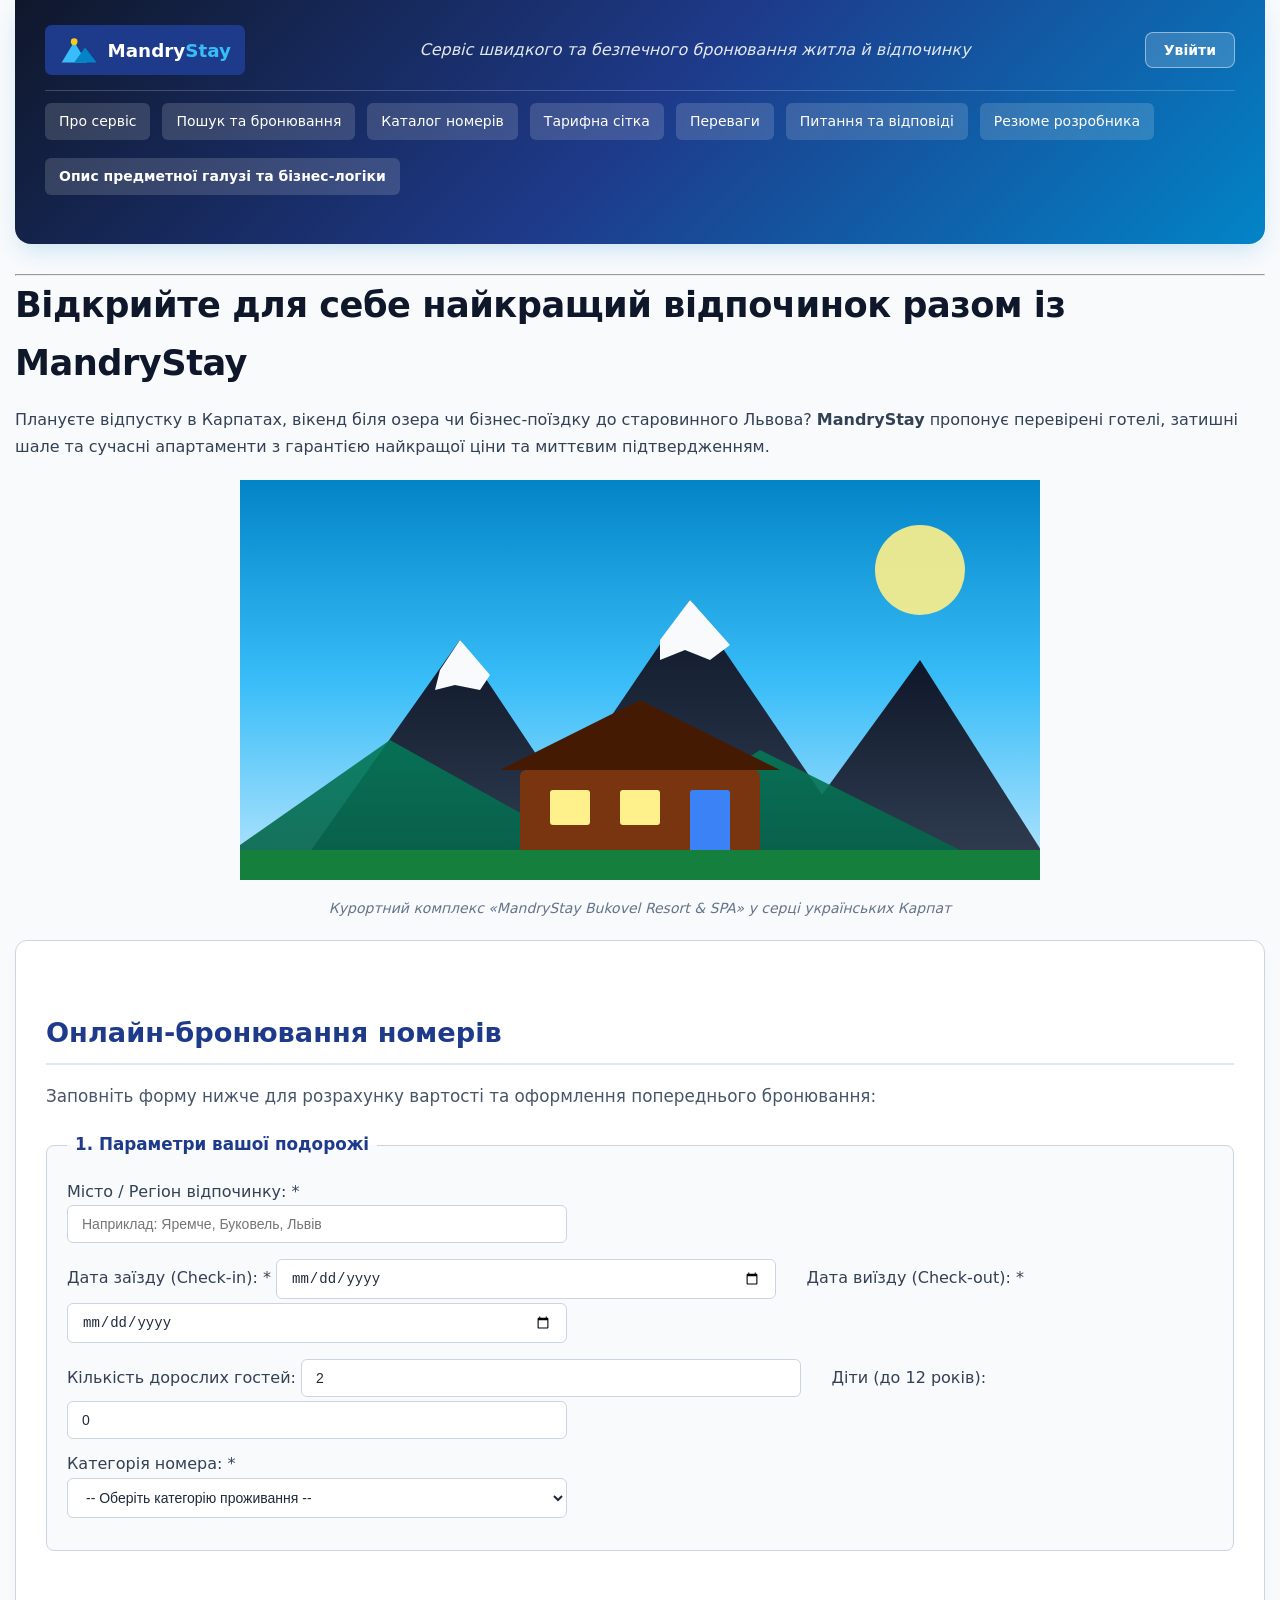
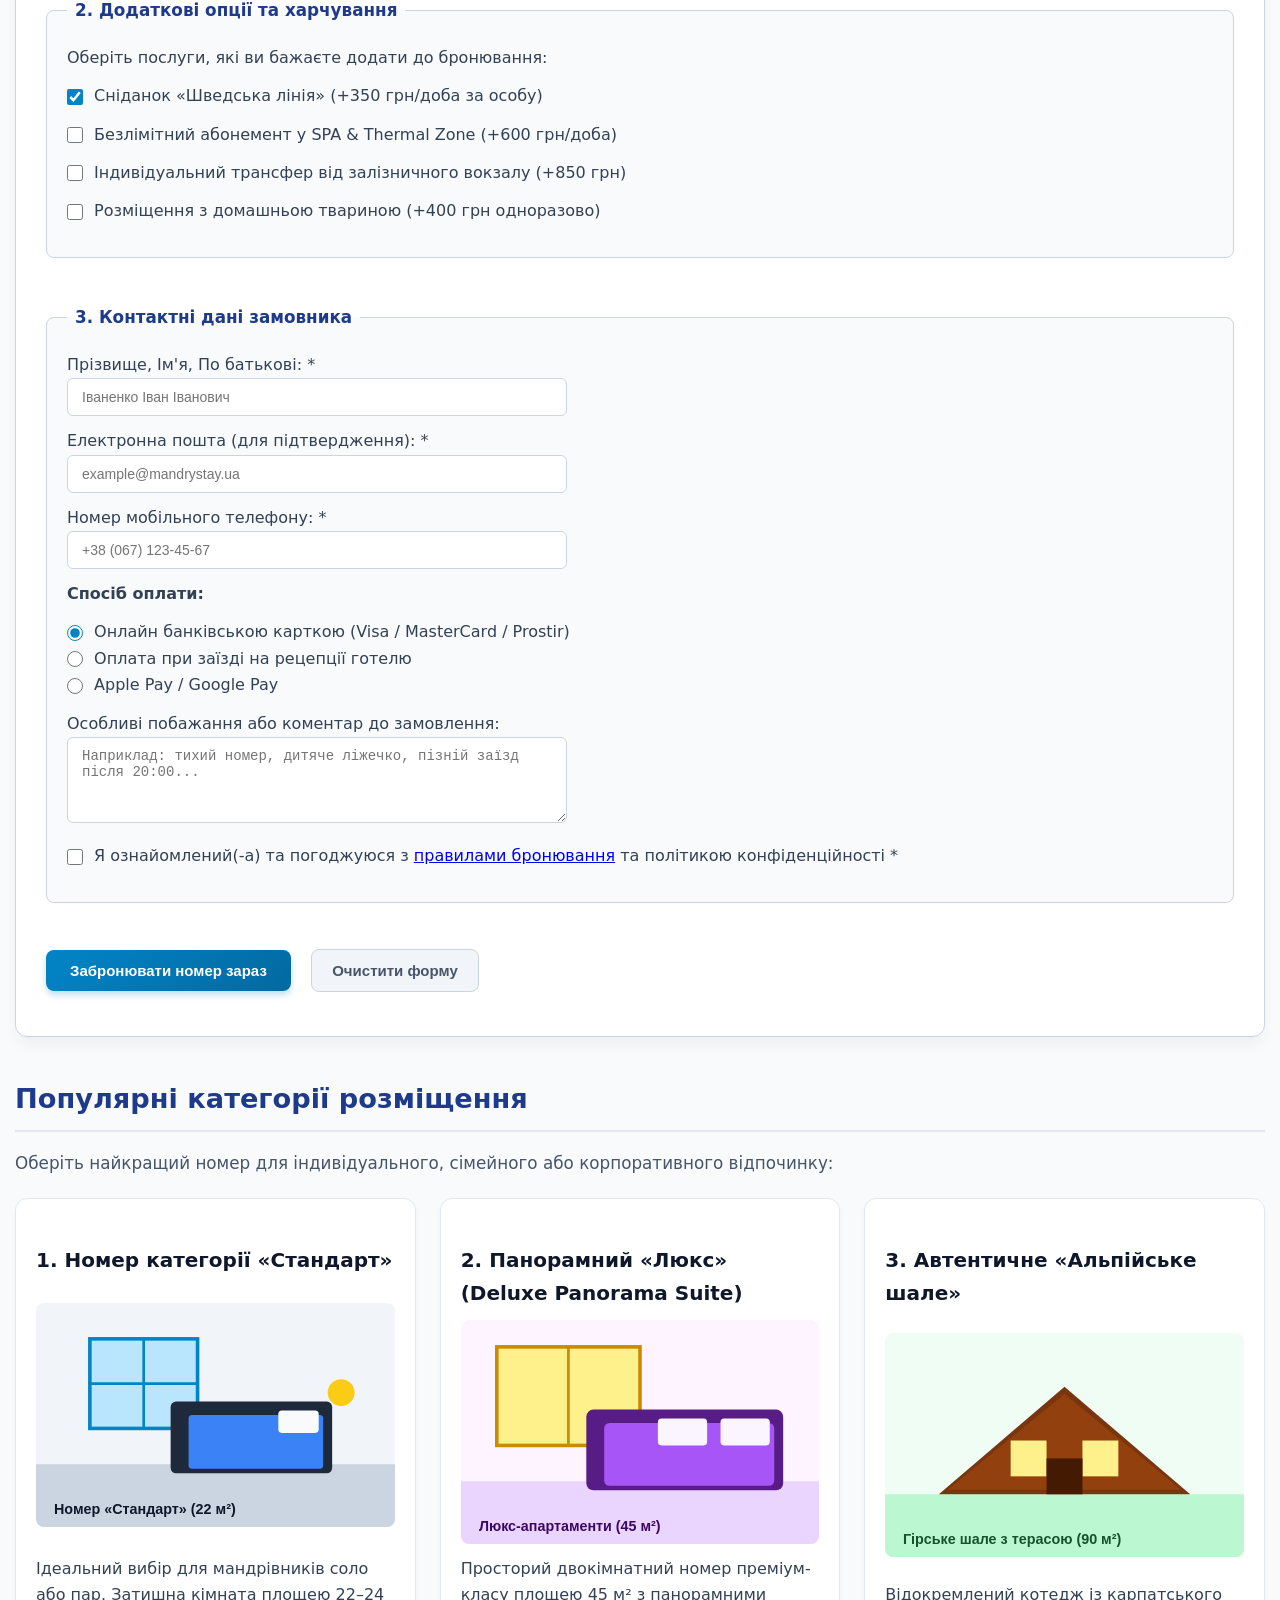
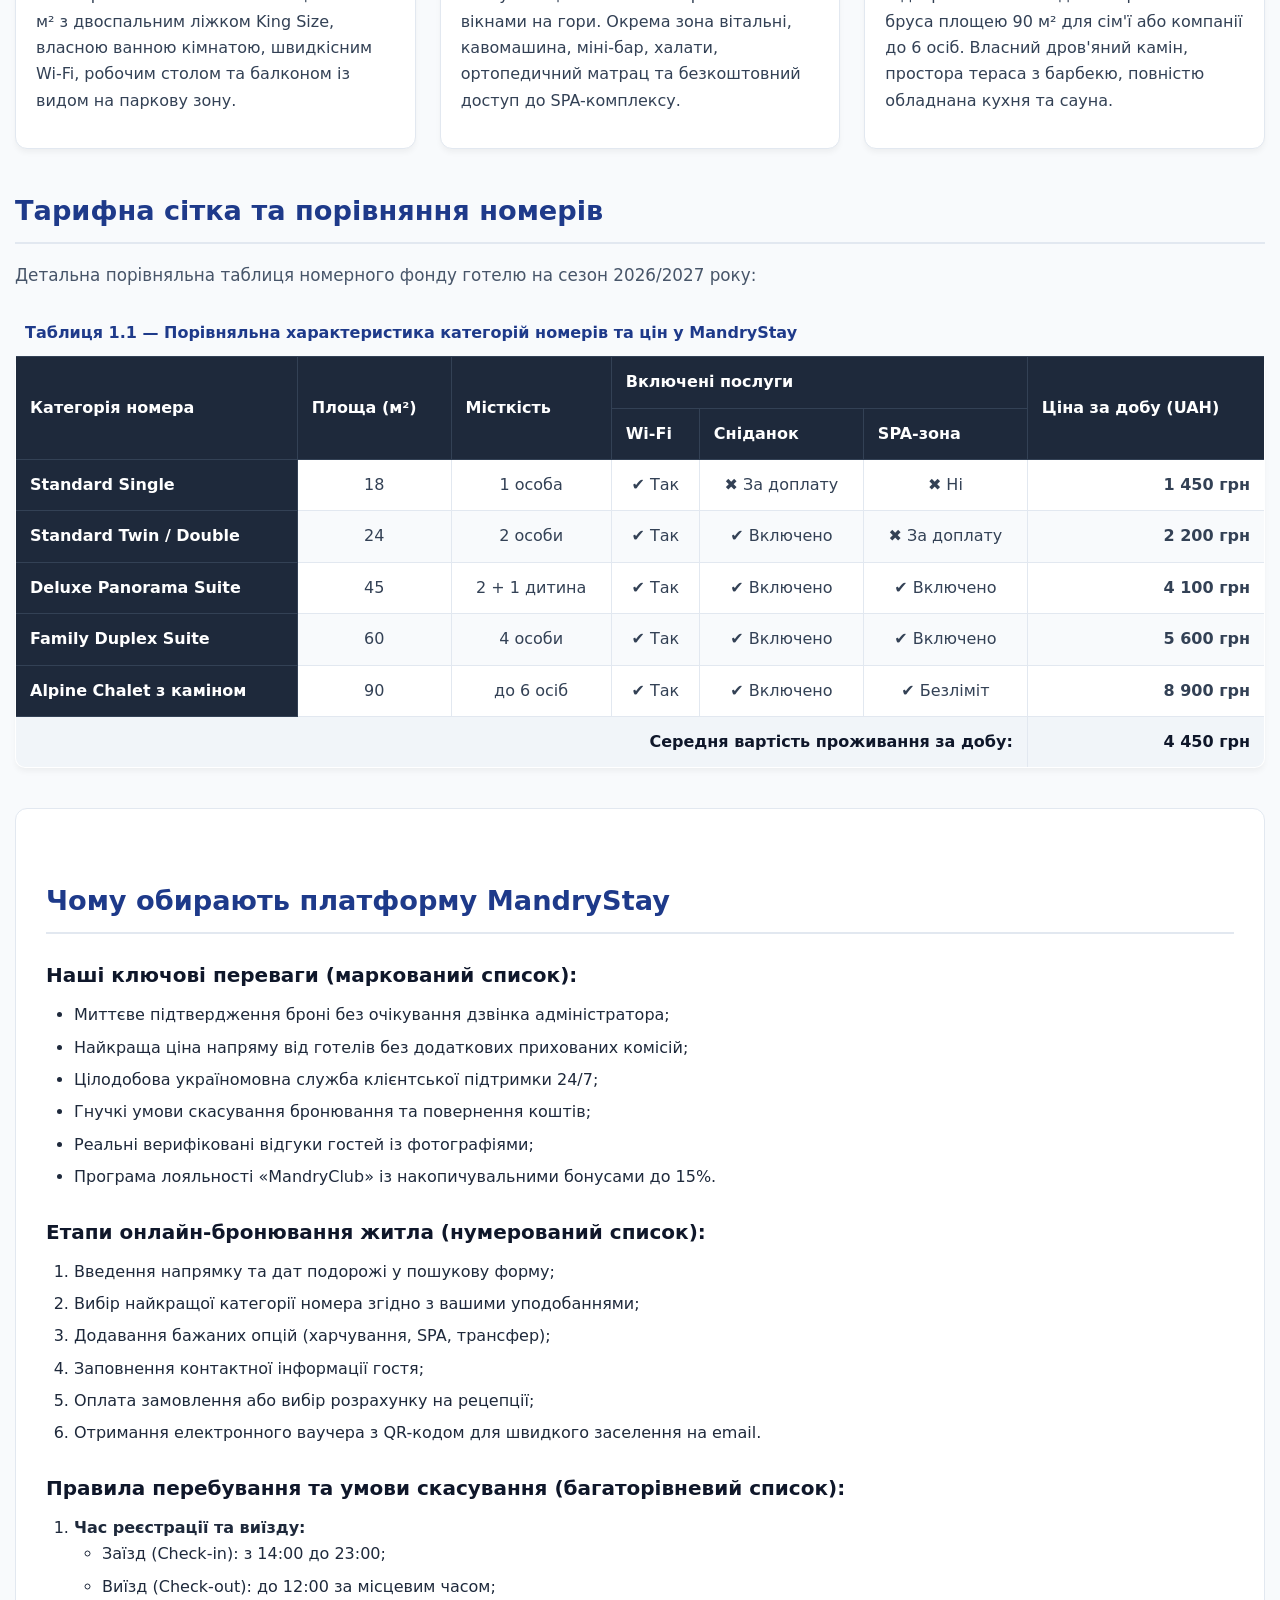
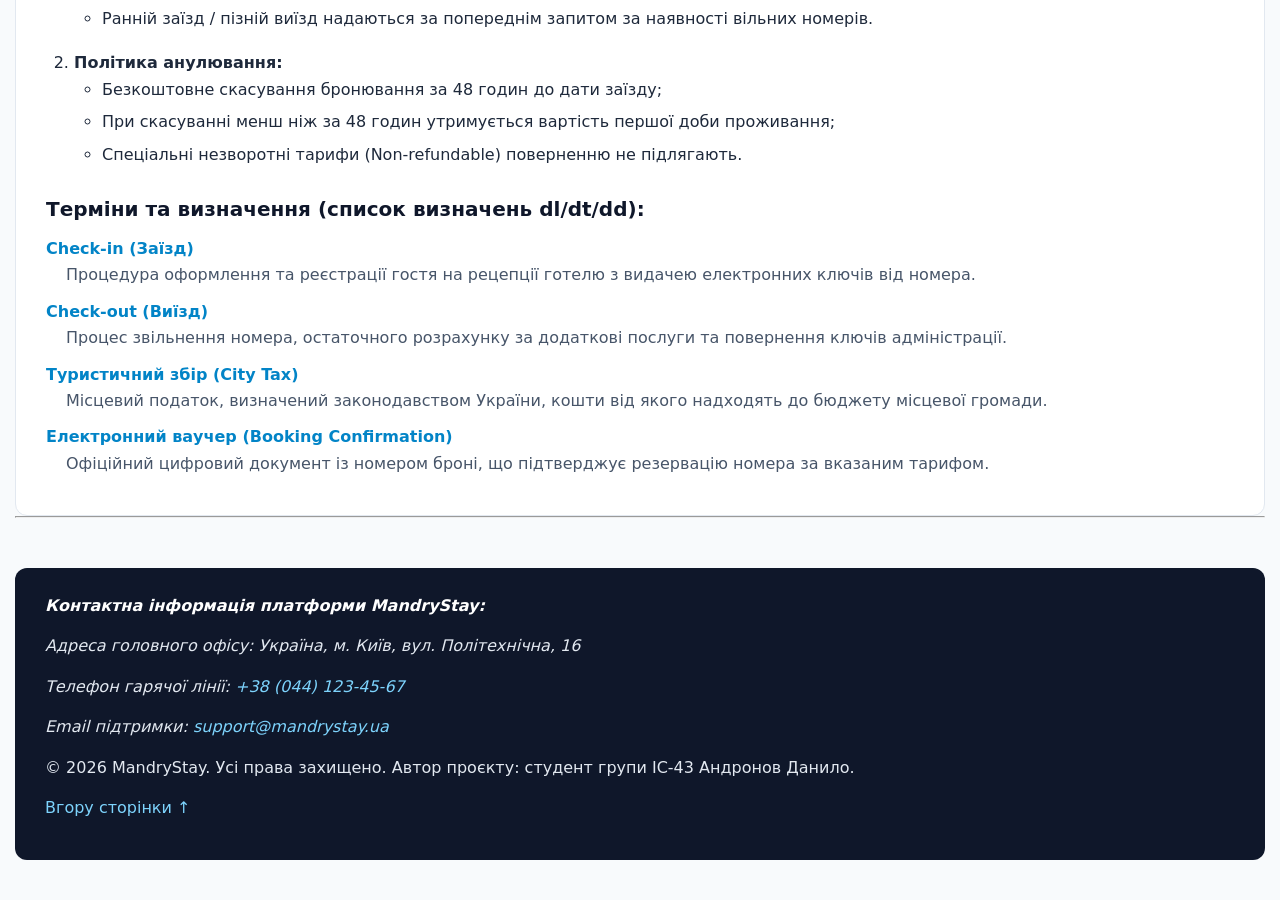
<file: index.html>
<!DOCTYPE html>
<html lang="uk">
<head>
    <meta charset="UTF-8">
    <meta name="viewport" content="width=device-width, initial-scale=1.0">
    <meta name="description" content="MandryStay — Платформа онлайн-бронювання готелів, апартаментів та відпочинку в Україні.">
    <title>MandryStay — Сервіс бронювання відпочинку</title>
    <link rel="stylesheet" href="css/style.css">
    <link rel="stylesheet" href="css/auth-modal.css">
</head>
<body>
    <!-- Верхня панель та навігація -->
    <header>
        <div id="top-branding">
            <img src="images/logo.svg" alt="Логотип платформи MandryStay" width="200" height="50" title="MandryStay Travel Portal">
            <p><em>Сервіс швидкого та безпечного бронювання житла й відпочинку</em></p>
            <div class="header-auth-controls">
                <button type="button" id="open-auth-modal-btn" class="btn-header-auth">Увійти</button>
                <button class="burger-menu-btn" id="burger-btn" aria-label="Відкрити меню навігації">
                    <span></span>
                    <span></span>
                    <span></span>
                </button>
            </div>
        </div>

        <nav>
            <ul class="nav-bar-list">
                <li class="nav-link-item"><a href="#about">Про сервіс</a></li>
                <li class="nav-link-item"><a href="#booking-form">Пошук та бронювання</a></li>
                <li class="nav-link-item"><a href="#rooms-catalog">Каталог номерів</a></li>
                <li class="nav-link-item"><a href="#pricing-table">Тарифна сітка</a></li>
                <li class="nav-link-item"><a href="#advantages">Переваги</a></li>
                <li class="nav-link-item"><a href="#faq">Питання та відповіді</a></li>
                <li class="nav-link-item"><a href="resume.html" target="_blank" title="Резюме розробника">Резюме розробника</a></li>
                <li class="nav-link-item"><a href="description.html" target="_blank" title="Відкрити опис бізнес-логіки"><strong>Опис предметної галузі та бізнес-логіки</strong></a></li>
            </ul>
        </nav>
    </header>

    <hr>

    <main>
        <!-- Головна секція (Hero) -->
        <section id="about">
            <h1>Відкрийте для себе найкращий відпочинок разом із MandryStay</h1>
            <p>
                Плануєте відпустку в Карпатах, вікенд біля озера чи бізнес-поїздку до старовинного Львова? 
                <strong>MandryStay</strong> пропонує перевірені готелі, затишні шале та сучасні апартаменти з гарантією найкращої ціни та миттєвим підтвердженням.
            </p>
            <figure>
                <img src="images/hero-carpathians.svg" alt="Панорама гірського курорту MandryStay у Карпатах" width="800" height="400" title="Краєвид Карпатського резорту">
                <figcaption>Курортний комплекс «MandryStay Bukovel Resort & SPA» у серці українських Карпат</figcaption>
            </figure>
        </section>

        <!-- Інтерактивна форма бронювання -->
        <section id="booking-form">
            <h2>Онлайн-бронювання номерів</h2>
            <p>Заповніть форму нижче для розрахунку вартості та оформлення попереднього бронювання:</p>

            <form action="#" method="post">
                <!-- Блок 1: Параметри поїздки -->
                <fieldset>
                    <legend><strong>1. Параметри вашої подорожі</strong></legend>

                    <p>
                        <label for="dest-city">Місто / Регіон відпочинку: *</label><br>
                        <input type="text" id="dest-city" name="destination" placeholder="Наприклад: Яремче, Буковель, Львів" required size="40">
                    </p>

                    <p>
                        <label for="check-in-date">Дата заїзду (Check-in): *</label>
                        <input type="date" id="check-in-date" name="check_in" required>

                        &nbsp;&nbsp;&nbsp;&nbsp;

                        <label for="check-out-date">Дата виїзду (Check-out): *</label>
                        <input type="date" id="check-out-date" name="check_out" required>
                    </p>

                    <p>
                        <label for="adults-count">Кількість дорослих гостей:</label>
                        <input type="number" id="adults-count" name="adults" min="1" max="10" value="2">

                        &nbsp;&nbsp;&nbsp;&nbsp;

                        <label for="children-count">Діти (до 12 років):</label>
                        <input type="number" id="children-count" name="children" min="0" max="6" value="0">
                    </p>

                    <p>
                        <label for="room-category-select">Категорія номера: *</label><br>
                        <select id="room-category-select" name="room_category" required>
                            <option value="">-- Оберіть категорію проживання --</option>
                            <optgroup label="Стандартні номери">
                                <option value="std-single">Standard Single (1 особа, 18 м²)</option>
                                <option value="std-twin">Standard Twin/Double (2 особи, 24 м²)</option>
                            </optgroup>
                            <optgroup label="Покращені номери та люкси">
                                <option value="deluxe">Deluxe Panorama Suite (2-3 особи, 45 м²)</option>
                                <option value="family-suite">Family Duplex Suite (4 особи, 60 м²)</option>
                            </optgroup>
                            <optgroup label="Преміум шале">
                                <option value="chalet">Alpine Chalet з каміном (до 6 осіб, 90 м²)</option>
                            </optgroup>
                        </select>
                    </p>
                </fieldset>

                <br>

                <!-- Блок 2: Додаткові послуги -->
                <fieldset>
                    <legend><strong>2. Додаткові опції та харчування</strong></legend>
                    <p>Оберіть послуги, які ви бажаєте додати до бронювання:</p>
                    <p>
                        <input type="checkbox" id="opt-breakfast" name="services" value="breakfast" checked>
                        <label for="opt-breakfast">Сніданок «Шведська лінія» (+350 грн/доба за особу)</label>
                    </p>
                    <p>
                        <input type="checkbox" id="opt-spa" name="services" value="spa">
                        <label for="opt-spa">Безлімітний абонемент у SPA & Thermal Zone (+600 грн/доба)</label>
                    </p>
                    <p>
                        <input type="checkbox" id="opt-transfer" name="services" value="transfer">
                        <label for="opt-transfer">Індивідуальний трансфер від залізничного вокзалу (+850 грн)</label>
                    </p>
                    <p>
                        <input type="checkbox" id="opt-pet" name="services" value="pet_friendly">
                        <label for="opt-pet">Розміщення з домашньою твариною (+400 грн одноразово)</label>
                    </p>
                </fieldset>

                <br>

                <!-- Блок 3: Контактні дані гостя -->
                <fieldset>
                    <legend><strong>3. Контактні дані замовника</strong></legend>
                    <p>
                        <label for="guest-name">Прізвище, Ім'я, По батькові: *</label><br>
                        <input type="text" id="guest-name" name="full_name" placeholder="Іваненко Іван Іванович" required size="45">
                    </p>
                    <p>
                        <label for="guest-email">Електронна пошта (для підтвердження): *</label><br>
                        <input type="email" id="guest-email" name="email" placeholder="example@mandrystay.ua" required size="45">
                    </p>
                    <p>
                        <label for="guest-phone">Номер мобільного телефону: *</label><br>
                        <input type="tel" id="guest-phone" name="phone" placeholder="+38 (067) 123-45-67" required size="25">
                    </p>

                    <p><strong>Спосіб оплати:</strong></p>
                    <p>
                        <input type="radio" id="pay-card" name="payment_method" value="online_card" checked>
                        <label for="pay-card">Онлайн банківською карткою (Visa / MasterCard / Prostir)</label><br>
                        <input type="radio" id="pay-cash" name="payment_method" value="upon_arrival">
                        <label for="pay-cash">Оплата при заїзді на рецепції готелю</label><br>
                        <input type="radio" id="pay-crypto" name="payment_method" value="apple_google_pay">
                        <label for="pay-crypto">Apple Pay / Google Pay</label>
                    </p>

                    <p>
                        <label for="special-requests">Особливі побажання або коментар до замовлення:</label><br>
                        <textarea id="special-requests" name="comments" rows="4" cols="55" placeholder="Наприклад: тихий номер, дитяче ліжечко, пізній заїзд після 20:00..."></textarea>
                    </p>

                    <p>
                        <input type="checkbox" id="agree-terms" name="terms" required>
                        <label for="agree-terms">Я ознайомлений(-а) та погоджуюся з <a href="#faq">правилами бронювання</a> та політикою конфіденційності *</label>
                    </p>
                </fieldset>

                <br>

                <p>
                    <button type="submit" class="btn-primary-action"><strong>Забронювати номер зараз</strong></button>
                    &nbsp;&nbsp;
                    <button type="reset" class="btn-reset-action">Очистити форму</button>
                </p>
            </form>
        </section>

        <!-- Каталог номерів із фотографіями -->
        <section id="rooms-catalog">
            <h2>Популярні категорії розміщення</h2>
            <p>Оберіть найкращий номер для індивідуального, сімейного або корпоративного відпочинку:</p>

            <div class="rooms-flex-grid">
                <article class="room-card-article">
                    <h3>1. Номер категорії «Стандарт»</h3>
                    <img src="images/room-standard.svg" alt="Затишний двомісний номер категорії Стандарт" width="380" height="235" title="Standard Room">
                    <p>
                        Ідеальний вибір для мандрівників соло або пар. Затишна кімната площею 22–24 м² з двоспальним ліжком King Size, 
                        власною ванною кімнатою, швидкісним Wi-Fi, робочим столом та балконом із видом на паркову зону.
                    </p>
                </article>

                <article class="room-card-article">
                    <h3>2. Панорамний «Люкс» (Deluxe Panorama Suite)</h3>
                    <img src="images/room-deluxe.svg" alt="Просторий люкс-номер із терасою та панорамними вікнами" width="380" height="235" title="Deluxe Suite">
                    <p>
                        Просторий двокімнатний номер преміум-класу площею 45 м² з панорамними вікнами на гори. 
                        Окрема зона вітальні, кавомашина, міні-бар, халати, ортопедичний матрац та безкоштовний доступ до SPA-комплексу.
                    </p>
                </article>

                <article class="room-card-article">
                    <h3>3. Автентичне «Альпійське шале»</h3>
                    <img src="images/room-chalet.svg" alt="Двоповерхове еко-шале з натурального дерева з каміном" width="380" height="235" title="Alpine Chalet">
                    <p>
                        Відокремлений котедж із карпатського бруса площею 90 м² для сім'ї або компанії до 6 осіб. 
                        Власний дров'яний камін, простора тераса з барбекю, повністю обладнана кухня та сауна.
                    </p>
                </article>
            </div>
        </section>

        <!-- Таблиця тарифів та характеристик -->
        <section id="pricing-table">
            <h2>Тарифна сітка та порівняння номерів</h2>
            <p>Детальна порівняльна таблиця номерного фонду готелю на сезон 2026/2027 року:</p>

            <table border="1" cellpadding="8" cellspacing="0">
                <caption><strong>Таблиця 1.1 — Порівняльна характеристика категорій номерів та цін у MandryStay</strong></caption>
                <thead>
                    <tr>
                        <th scope="col" rowspan="2">Категорія номера</th>
                        <th scope="col" rowspan="2">Площа (м²)</th>
                        <th scope="col" rowspan="2">Місткість</th>
                        <th scope="col" colspan="3">Включені послуги</th>
                        <th scope="col" rowspan="2">Ціна за добу (UAH)</th>
                    </tr>
                    <tr>
                        <th scope="col">Wi-Fi</th>
                        <th scope="col">Сніданок</th>
                        <th scope="col">SPA-зона</th>
                    </tr>
                </thead>
                <tbody>
                    <tr>
                        <th scope="row">Standard Single</th>
                        <td align="center">18</td>
                        <td align="center">1 особа</td>
                        <td align="center">&#10004; Так</td>
                        <td align="center">&#10006; За доплату</td>
                        <td align="center">&#10006; Ні</td>
                        <td align="right"><strong>1 450 грн</strong></td>
                    </tr>
                    <tr>
                        <th scope="row">Standard Twin / Double</th>
                        <td align="center">24</td>
                        <td align="center">2 особи</td>
                        <td align="center">&#10004; Так</td>
                        <td align="center">&#10004; Включено</td>
                        <td align="center">&#10006; За доплату</td>
                        <td align="right"><strong>2 200 грн</strong></td>
                    </tr>
                    <tr>
                        <th scope="row">Deluxe Panorama Suite</th>
                        <td align="center">45</td>
                        <td align="center">2 + 1 дитина</td>
                        <td align="center">&#10004; Так</td>
                        <td align="center">&#10004; Включено</td>
                        <td align="center">&#10004; Включено</td>
                        <td align="right"><strong>4 100 грн</strong></td>
                    </tr>
                    <tr>
                        <th scope="row">Family Duplex Suite</th>
                        <td align="center">60</td>
                        <td align="center">4 особи</td>
                        <td align="center">&#10004; Так</td>
                        <td align="center">&#10004; Включено</td>
                        <td align="center">&#10004; Включено</td>
                        <td align="right"><strong>5 600 грн</strong></td>
                    </tr>
                    <tr>
                        <th scope="row">Alpine Chalet з каміном</th>
                        <td align="center">90</td>
                        <td align="center">до 6 осіб</td>
                        <td align="center">&#10004; Так</td>
                        <td align="center">&#10004; Включено</td>
                        <td align="center">&#10004; Безліміт</td>
                        <td align="right"><strong>8 900 грн</strong></td>
                    </tr>
                </tbody>
                <tfoot>
                    <tr>
                        <td colspan="6" align="right"><strong>Середня вартість проживання за добу:</strong></td>
                        <td align="right"><strong>4 450 грн</strong></td>
                    </tr>
                </tfoot>
            </table>
        </section>

        <!-- Списки (різноманітні типи списків за вимогами ЛР1) -->
        <section id="advantages">
            <h2>Чому обирають платформу MandryStay</h2>

            <!-- Маркований список -->
            <h3>Наші ключові переваги (маркований список):</h3>
            <ul>
                <li>Миттєве підтвердження броні без очікування дзвінка адміністратора;</li>
                <li>Найкраща ціна напряму від готелів без додаткових прихованих комісій;</li>
                <li>Цілодобова україномовна служба клієнтської підтримки 24/7;</li>
                <li>Гнучкі умови скасування бронювання та повернення коштів;</li>
                <li>Реальні верифіковані відгуки гостей із фотографіями;</li>
                <li>Програма лояльності «MandryClub» із накопичувальними бонусами до 15%.</li>
            </ul>

            <!-- Нумерований список -->
            <h3>Етапи онлайн-бронювання житла (нумерований список):</h3>
            <ol>
                <li>Введення напрямку та дат подорожі у пошукову форму;</li>
                <li>Вибір найкращої категорії номера згідно з вашими уподобаннями;</li>
                <li>Додавання бажаних опцій (харчування, SPA, трансфер);</li>
                <li>Заповнення контактної інформації гостя;</li>
                <li>Оплата замовлення або вибір розрахунку на рецепції;</li>
                <li>Отримання електронного ваучера з QR-кодом для швидкого заселення на email.</li>
            </ol>

            <!-- Вкладений список -->
            <h3>Правила перебування та умови скасування (багаторівневий список):</h3>
            <ol>
                <li>
                    <strong>Час реєстрації та виїзду:</strong>
                    <ul>
                        <li>Заїзд (Check-in): з 14:00 до 23:00;</li>
                        <li>Виїзд (Check-out): до 12:00 за місцевим часом;</li>
                        <li>Ранній заїзд / пізній виїзд надаються за попереднім запитом за наявності вільних номерів.</li>
                    </ul>
                </li>
                <li>
                    <strong>Політика анулювання:</strong>
                    <ul>
                        <li>Безкоштовне скасування бронювання за 48 годин до дати заїзду;</li>
                        <li>При скасуванні менш ніж за 48 годин утримується вартість першої доби проживання;</li>
                        <li>Спеціальні незворотні тарифи (Non-refundable) поверненню не підлягають.</li>
                    </ul>
                </li>
            </ol>

            <!-- Список визначень -->
            <h3 id="faq">Терміни та визначення (список визначень dl/dt/dd):</h3>
            <dl>
                <dt><strong>Check-in (Заїзд)</strong></dt>
                <dd>Процедура оформлення та реєстрації гостя на рецепції готелю з видачею електронних ключів від номера.</dd>

                <dt><strong>Check-out (Виїзд)</strong></dt>
                <dd>Процес звільнення номера, остаточного розрахунку за додаткові послуги та повернення ключів адміністрації.</dd>

                <dt><strong>Туристичний збір (City Tax)</strong></dt>
                <dd>Місцевий податок, визначений законодавством України, кошти від якого надходять до бюджету місцевої громади.</dd>

                <dt><strong>Електронний ваучер (Booking Confirmation)</strong></dt>
                <dd>Офіційний цифровий документ із номером броні, що підтверджує резервацію номера за вказаним тарифом.</dd>
            </dl>
        </section>
    </main>

    <hr>

    <!-- Підвал сторінки -->
    <footer>
        <address>
            <p><strong>Контактна інформація платформи MandryStay:</strong></p>
            <p>Адреса головного офісу: Україна, м. Київ, вул. Політехнічна, 16</p>
            <p>Телефон гарячої лінії: <a href="tel:+380441234567">+38 (044) 123-45-67</a></p>
            <p>Email підтримки: <a href="mailto:support@mandrystay.ua">support@mandrystay.ua</a></p>
        </address>
        <p>&copy; 2026 MandryStay. Усі права захищено. Автор проєкту: студент групи ІС-43 Андронов Данило.</p>
        <p><a href="#top-branding">Вгору сторінки &#8593;</a></p>
    </footer>

    <!-- Модальне вікно авторизації MandryStay (ЛР №4, Завдання №10) -->
    <div id="auth-modal-overlay" class="auth-modal-overlay" role="dialog" aria-modal="true" aria-labelledby="auth-modal-title" hidden>
        <div class="auth-modal-dialog">
            <div class="auth-modal-header">
                <div class="auth-modal-title-group">
                    <span class="auth-modal-badge">MandryStay Account</span>
                    <h2 id="auth-modal-title">Вхід до особистого кабінету</h2>
                </div>
                <button type="button" id="auth-modal-close" class="auth-modal-close" aria-label="Закрити вікно авторизації">&times;</button>
            </div>

            <div class="auth-modal-body">
                <div class="auth-demo-hint">
                    <span>Демо-дані: <strong>demo@mandrystay.ua</strong> / <strong>mandry2026</strong></span>
                    <button type="button" id="auth-fill-demo-btn" class="btn-fill-demo">Підставити</button>
                </div>

                <form id="auth-modal-form" novalidate>
                    <div class="auth-form-field">
                        <label for="auth-identifier">Email або логін <span class="auth-required">*</span></label>
                        <input type="text" id="auth-identifier" name="identifier" placeholder="demo@mandrystay.ua або логін (мін. 3 символи)" autocomplete="username">
                        <span class="auth-field-error" id="auth-err-identifier" role="alert"></span>
                    </div>

                    <div class="auth-form-field">
                        <label for="auth-password">Пароль <span class="auth-required">*</span></label>
                        <div class="auth-input-wrap">
                            <input type="password" id="auth-password" name="password" class="has-toggle" placeholder="Мінімум 6 символів" autocomplete="current-password">
                            <button type="button" id="auth-toggle-password" class="btn-toggle-password">Показати</button>
                        </div>
                        <span class="auth-field-error" id="auth-err-password" role="alert"></span>
                    </div>

                    <button type="submit" class="btn-auth-submit">Увійти в MandryStay</button>
                    <div id="auth-modal-status" class="auth-modal-status" role="status" aria-live="polite"></div>
                </form>
            </div>
        </div>
    </div>

    <!-- Скрипт адаптивного бургер-меню та вікна авторизації -->
    <script src="js/main.js"></script>
    <script src="js/auth-modal.js"></script>
</body>
</html>
</file>
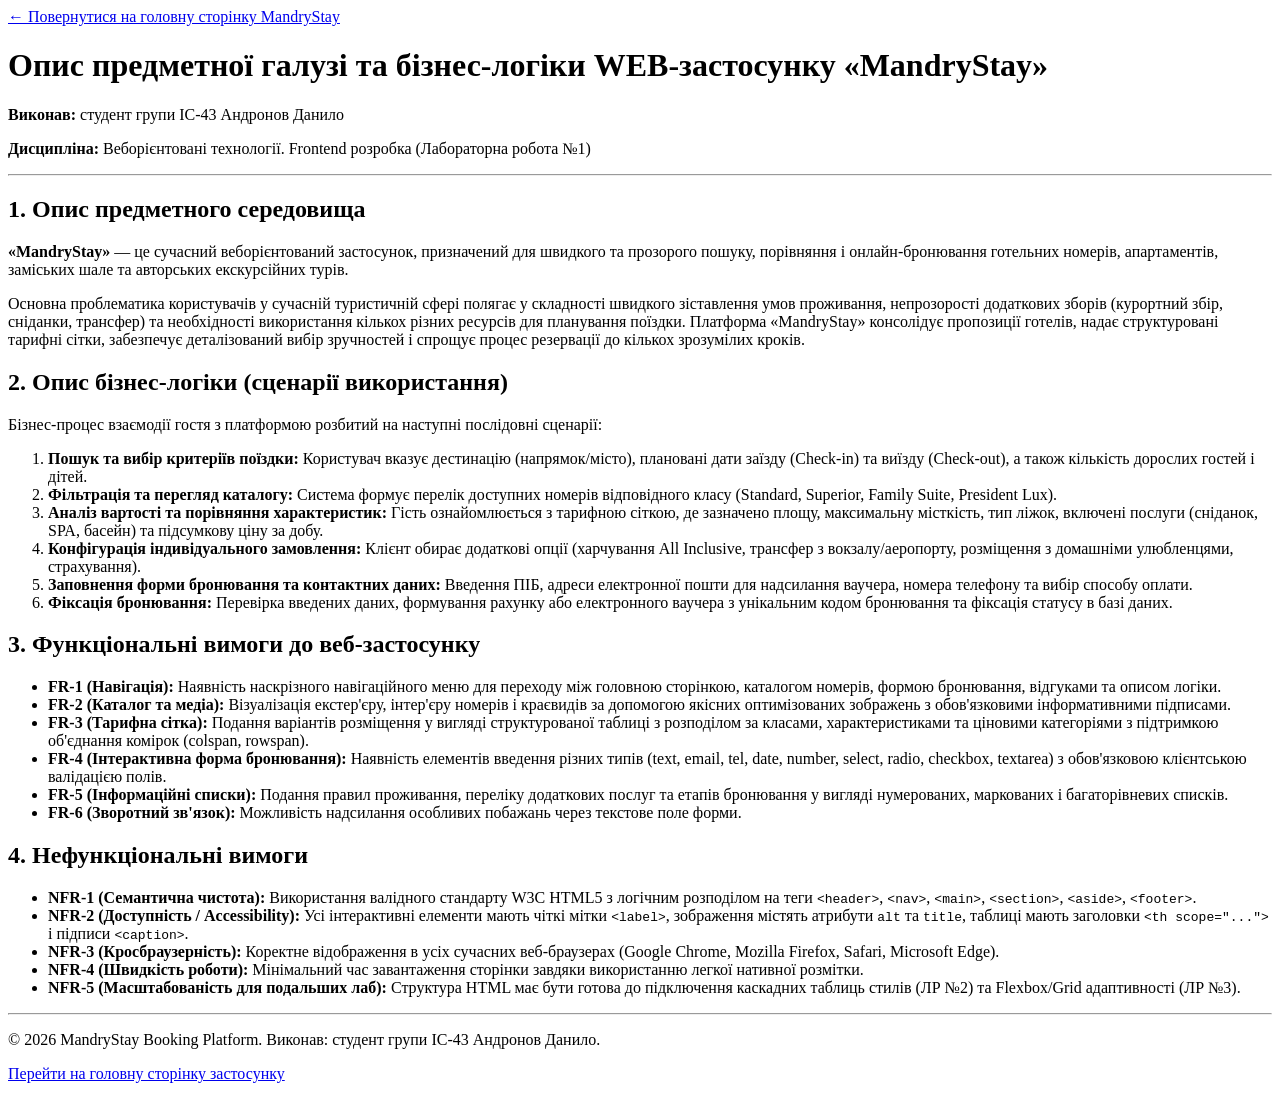
<file: description.html>
<!DOCTYPE html>
<html lang="uk">
<head>
    <meta charset="UTF-8">
    <meta name="viewport" content="width=device-width, initial-scale=1.0">
    <title>MandryStay — Опис предметної галузі та бізнес-логіки</title>
</head>
<body>
    <header>
        <nav>
            <a href="index.html">← Повернутися на головну сторінку MandryStay</a>
        </nav>
        <h1>Опис предметної галузі та бізнес-логіки WEB-застосунку «MandryStay»</h1>
        <p><strong>Виконав:</strong> студент групи ІС-43 Андронов Данило</p>
        <p><strong>Дисципліна:</strong> Веборієнтовані технології. Frontend розробка (Лабораторна робота №1)</p>
    </header>

    <hr>

    <main>
        <section id="domain-description">
            <h2>1. Опис предметного середовища</h2>
            <p>
                <strong>«MandryStay»</strong> — це сучасний веборієнтований застосунок, призначений для швидкого та прозорого пошуку, порівняння і онлайн-бронювання готельних номерів, апартаментів, заміських шале та авторських екскурсійних турів.
            </p>
            <p>
                Основна проблематика користувачів у сучасній туристичній сфері полягає у складності швидкого зіставлення умов проживання, непрозорості додаткових зборів (курортний збір, сніданки, трансфер) та необхідності використання кількох різних ресурсів для планування поїздки. 
                Платформа «MandryStay» консолідує пропозиції готелів, надає структуровані тарифні сітки, забезпечує деталізований вибір зручностей і спрощує процес резервації до кількох зрозумілих кроків.
            </p>
        </section>

        <section id="business-logic">
            <h2>2. Опис бізнес-логіки (сценарії використання)</h2>
            <p>Бізнес-процес взаємодії гостя з платформою розбитий на наступні послідовні сценарії:</p>
            <ol>
                <li>
                    <strong>Пошук та вибір критеріїв поїздки:</strong>
                    Користувач вказує дестинацію (напрямок/місто), плановані дати заїзду (Check-in) та виїзду (Check-out), а також кількість дорослих гостей і дітей.
                </li>
                <li>
                    <strong>Фільтрація та перегляд каталогу:</strong>
                    Система формує перелік доступних номерів відповідного класу (Standard, Superior, Family Suite, President Lux).
                </li>
                <li>
                    <strong>Аналіз вартості та порівняння характеристик:</strong>
                    Гість ознайомлюється з тарифною сіткою, де зазначено площу, максимальну місткість, тип ліжок, включені послуги (сніданок, SPA, басейн) та підсумкову ціну за добу.
                </li>
                <li>
                    <strong>Конфігурація індивідуального замовлення:</strong>
                    Клієнт обирає додаткові опції (харчування All Inclusive, трансфер з вокзалу/аеропорту, розміщення з домашніми улюбленцями, страхування).
                </li>
                <li>
                    <strong>Заповнення форми бронювання та контактних даних:</strong>
                    Введення ПІБ, адреси електронної пошти для надсилання ваучера, номера телефону та вибір способу оплати.
                </li>
                <li>
                    <strong>Фіксація бронювання:</strong>
                    Перевірка введених даних, формування рахунку або електронного ваучера з унікальним кодом бронювання та фіксація статусу в базі даних.
                </li>
            </ol>
        </section>

        <section id="functional-requirements">
            <h2>3. Функціональні вимоги до веб-застосунку</h2>
            <ul>
                <li><strong>FR-1 (Навігація):</strong> Наявність наскрізного навігаційного меню для переходу між головною сторінкою, каталогом номерів, формою бронювання, відгуками та описом логіки.</li>
                <li><strong>FR-2 (Каталог та медіа):</strong> Візуалізація екстер'єру, інтер'єру номерів і краєвидів за допомогою якісних оптимізованих зображень з обов'язковими інформативними підписами.</li>
                <li><strong>FR-3 (Тарифна сітка):</strong> Подання варіантів розміщення у вигляді структурованої таблиці з розподілом за класами, характеристиками та ціновими категоріями з підтримкою об'єднання комірок (colspan, rowspan).</li>
                <li><strong>FR-4 (Інтерактивна форма бронювання):</strong> Наявність елементів введення різних типів (text, email, tel, date, number, select, radio, checkbox, textarea) з обов'язковою клієнтською валідацією полів.</li>
                <li><strong>FR-5 (Інформаційні списки):</strong> Подання правил проживання, переліку додаткових послуг та етапів бронювання у вигляді нумерованих, маркованих і багаторівневих списків.</li>
                <li><strong>FR-6 (Зворотний зв'язок):</strong> Можливість надсилання особливих побажань через текстове поле форми.</li>
            </ul>
        </section>

        <section id="non-functional-requirements">
            <h2>4. Нефункціональні вимоги</h2>
            <ul>
                <li><strong>NFR-1 (Семантична чистота):</strong> Використання валідного стандарту W3C HTML5 з логічним розподілом на теги <code>&lt;header&gt;</code>, <code>&lt;nav&gt;</code>, <code>&lt;main&gt;</code>, <code>&lt;section&gt;</code>, <code>&lt;aside&gt;</code>, <code>&lt;footer&gt;</code>.</li>
                <li><strong>NFR-2 (Доступність / Accessibility):</strong> Усі інтерактивні елементи мають чіткі мітки <code>&lt;label&gt;</code>, зображення містять атрибути <code>alt</code> та <code>title</code>, таблиці мають заголовки <code>&lt;th scope="..."&gt;</code> і підписи <code>&lt;caption&gt;</code>.</li>
                <li><strong>NFR-3 (Кросбраузерність):</strong> Коректне відображення в усіх сучасних веб-браузерах (Google Chrome, Mozilla Firefox, Safari, Microsoft Edge).</li>
                <li><strong>NFR-4 (Швидкість роботи):</strong> Мінімальний час завантаження сторінки завдяки використанню легкої нативної розмітки.</li>
                <li><strong>NFR-5 (Масштабованість для подальших лаб):</strong> Структура HTML має бути готова до підключення каскадних таблиць стилів (ЛР №2) та Flexbox/Grid адаптивності (ЛР №3).</li>
            </ul>
        </section>
    </main>

    <hr>

    <footer>
        <p>&copy; 2026 MandryStay Booking Platform. Виконав: студент групи ІС-43 Андронов Данило.</p>
        <p><a href="index.html">Перейти на головну сторінку застосунку</a></p>
    </footer>
</body>
</html>
</file>
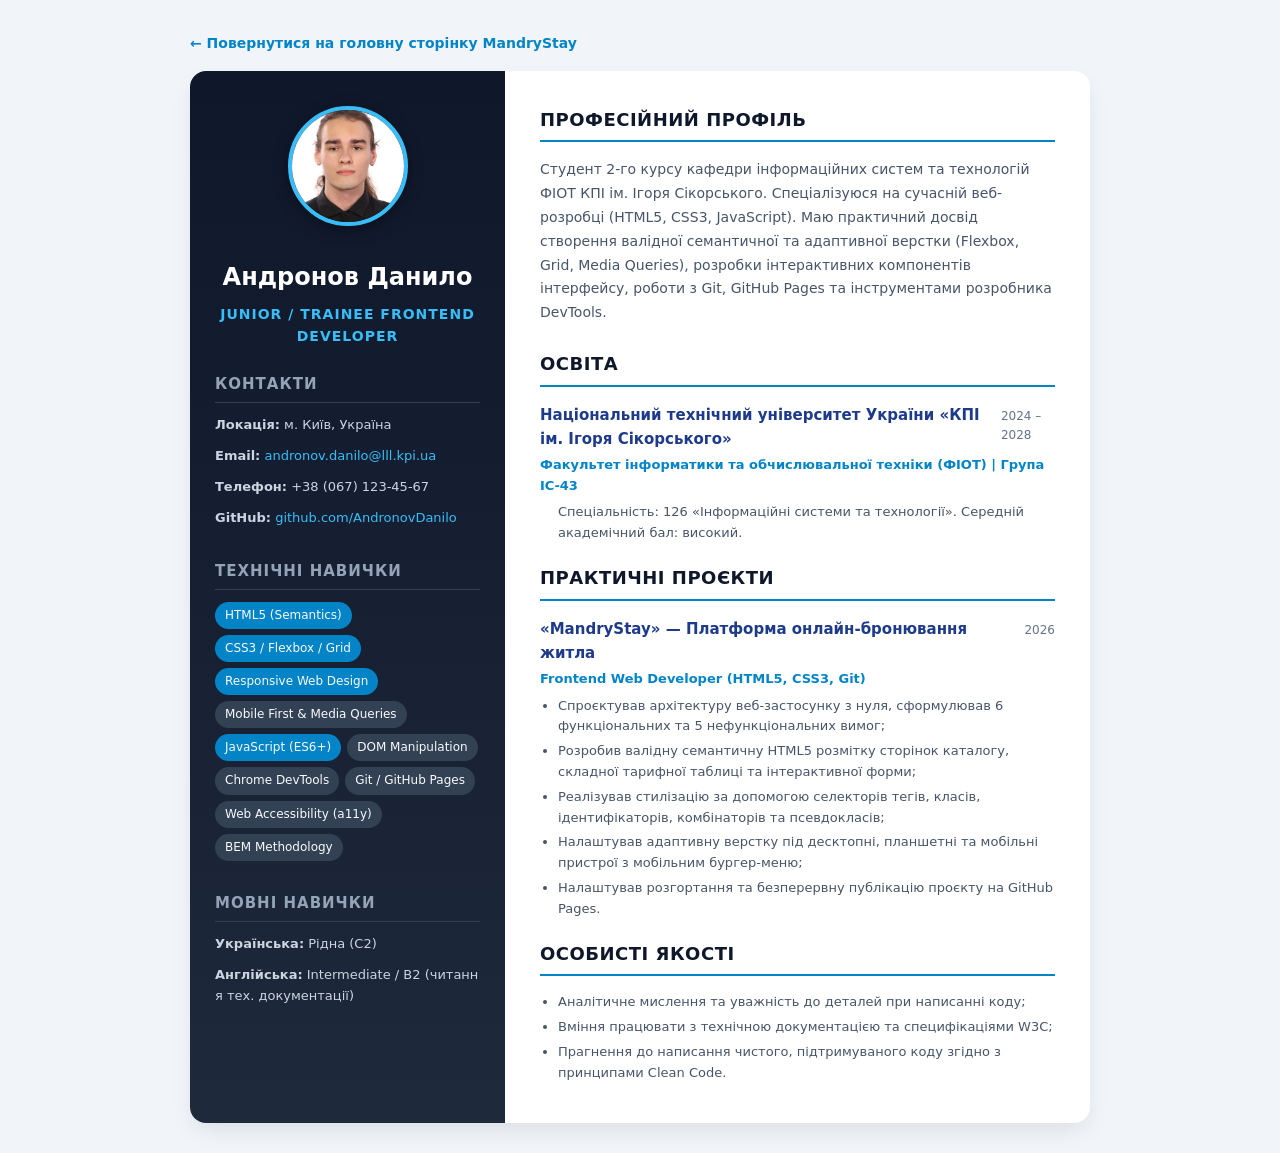
<file: resume.html>
<!DOCTYPE html>
<html lang="uk">
<head>
    <meta charset="UTF-8">
    <meta name="viewport" content="width=device-width, initial-scale=1.0">
    <title>Резюме — Андронов Данило (ІС-43)</title>
    <link rel="stylesheet" href="css/resume.css">
</head>
<body>
    <div class="back-nav">
        <a href="index.html">← Повернутися на головну сторінку MandryStay</a>
    </div>

    <div class="resume-wrapper">
        <!-- Ліва бічна панель (Sidebar) -->
        <aside class="resume-sidebar">
            <div class="avatar-container">
                <img src="images/student-photo.png" alt="Андронов Данило" class="avatar-img">
            </div>

            <h1 class="candidate-name">Андронов Данило</h1>
            <div class="candidate-title">Junior / Trainee Frontend Developer</div>

            <!-- Контакти -->
            <div class="sidebar-section">
                <h3 class="sidebar-title">Контакти</h3>
                <ul class="contact-list">
                    <li><strong>Локація:</strong> м. Київ, Україна</li>
                    <li><strong>Email:</strong> <a href="mailto:andronov.danilo@lll.kpi.ua">andronov.danilo@lll.kpi.ua</a></li>
                    <li><strong>Телефон:</strong> +38 (067) 123-45-67</li>
                    <li><strong>GitHub:</strong> <a href="https://github.com/AndronovDanilo" target="_blank">github.com/AndronovDanilo</a></li>
                </ul>
            </div>

            <!-- Навички -->
            <div class="sidebar-section">
                <h3 class="sidebar-title">Технічні навички</h3>
                <div class="skills-tags">
                    <span class="skill-tag highlight">HTML5 (Semantics)</span>
                    <span class="skill-tag highlight">CSS3 / Flexbox / Grid</span>
                    <span class="skill-tag highlight">Responsive Web Design</span>
                    <span class="skill-tag">Mobile First &amp; Media Queries</span>
                    <span class="skill-tag highlight">JavaScript (ES6+)</span>
                    <span class="skill-tag">DOM Manipulation</span>
                    <span class="skill-tag">Chrome DevTools</span>
                    <span class="skill-tag">Git / GitHub Pages</span>
                    <span class="skill-tag">Web Accessibility (a11y)</span>
                    <span class="skill-tag">BEM Methodology</span>
                </div>
            </div>

            <!-- Мови -->
            <div class="sidebar-section">
                <h3 class="sidebar-title">Мовні навички</h3>
                <ul class="contact-list">
                    <li><strong>Українська:</strong> Рідна (C2)</li>
                    <li><strong>Англійська:</strong> Intermediate / B2 (читання тех. документації)</li>
                </ul>
            </div>
        </aside>

        <!-- Права основна панель -->
        <main class="resume-main">
            <!-- Про себе -->
            <section>
                <h2 class="section-title">Професійний профіль</h2>
                <p class="summary-text">
                    Студент 2-го курсу кафедри інформаційних систем та технологій ФІОТ КПІ ім. Ігоря Сікорського. 
                    Спеціалізуюся на сучасній веб-розробці (HTML5, CSS3, JavaScript). 
                    Маю практичний досвід створення валідної семантичної та адаптивної верстки (Flexbox, Grid, Media Queries), розробки інтерактивних компонентів інтерфейсу, роботи з Git, GitHub Pages та інструментами розробника DevTools.
                </p>
            </section>

            <!-- Освіта -->
            <section>
                <h2 class="section-title">Освіта</h2>
                <div class="timeline-item">
                    <div class="timeline-header">
                        <span class="timeline-title">Національний технічний університет України «КПІ ім. Ігоря Сікорського»</span>
                        <span class="timeline-date">2024 – 2028</span>
                    </div>
                    <div class="timeline-subtitle">Факультет інформатики та обчислювальної техніки (ФІОТ) | Група ІС-43</div>
                    <p class="timeline-desc">
                        Спеціальність: 126 «Інформаційні системи та технології». Середній академічний бал: високий.
                    </p>
                </div>
            </section>

            <!-- Практичні проєкти -->
            <section>
                <h2 class="section-title">Практичні проєкти</h2>

                <div class="timeline-item">
                    <div class="timeline-header">
                        <span class="timeline-title">«MandryStay» — Платформа онлайн-бронювання житла</span>
                        <span class="timeline-date">2026</span>
                    </div>
                    <div class="timeline-subtitle">Frontend Web Developer (HTML5, CSS3, Git)</div>
                    <ul class="timeline-desc">
                        <li>Спроєктував архітектуру веб-застосунку з нуля, сформулював 6 функціональних та 5 нефункціональних вимог;</li>
                        <li>Розробив валідну семантичну HTML5 розмітку сторінок каталогу, складної тарифної таблиці та інтерактивної форми;</li>
                        <li>Реалізував стилізацію за допомогою селекторів тегів, класів, ідентифікаторів, комбінаторів та псевдокласів;</li>
                        <li>Налаштував адаптивну верстку під десктопні, планшетні та мобільні пристрої з мобільним бургер-меню;</li>
                        <li>Налаштував розгортання та безперервну публікацію проєкту на GitHub Pages.</li>
                    </ul>
                </div>
            </section>

            <!-- Додаткова діяльність -->
            <section>
                <h2 class="section-title">Особисті якості</h2>
                <ul class="timeline-desc">
                    <li>Аналітичне мислення та уважність до деталей при написанні коду;</li>
                    <li>Вміння працювати з технічною документацією та специфікаціями W3C;</li>
                    <li>Прагнення до написання чистого, підтримуваного коду згідно з принципами Clean Code.</li>
                </ul>
            </section>
        </main>
    </div>
</body>
</html>
</file>
<file: css/style.css>
/* ==========================================================================
   MandryStay Web Application Stylesheet (Lab 2: CSS Selectors & Typography)
   Author: Danylo Andronov, Group IS-43
   ========================================================================== */

/* 1. УНІВЕРСАЛЬНИЙ СЕЛЕКТОР (Universal Selector) */
* {
    box-sizing: border-box;
    margin: 0;
    padding: 0;
}

/* 2. ТЕГОВІ СЕЛЕКТОРИ (Type / Element Selectors) */
body {
    font-family: system-ui, -apple-system, BlinkMacSystemFont, "Segoe UI", Roboto, "Helvetica Neue", Arial, sans-serif;
    font-size: 16px;
    line-height: 1.65;
    color: #1e293b;
    background-color: #f8fafc;
    padding: 0 15px 40px;
}

header {
    background: linear-gradient(135deg, #0f172a 0%, #1e3a8a 50%, #0284c7 100%);
    color: #ffffff;
    padding: 25px 30px;
    border-radius: 0 0 16px 16px;
    box-shadow: 0 10px 25px -5px rgba(2, 132, 199, 0.2);
    margin-bottom: 30px;
}

header p,
header em,
#top-branding p {
    color: #e2e8f0;
}

#top-branding p {
    margin-bottom: 0;
}

h1 {
    font-size: 2.2rem;
    font-weight: 800;
    color: #0f172a;
    letter-spacing: -0.5px;
    margin-bottom: 15px;
}

h2 {
    font-size: 1.7rem;
    font-weight: 700;
    color: #1e3a8a;
    border-bottom: 2px solid #e2e8f0;
    padding-bottom: 8px;
    margin-top: 40px;
    margin-bottom: 18px;
}

h3 {
    font-size: 1.25rem;
    font-weight: 600;
    color: #0f172a;
    margin-top: 25px;
    margin-bottom: 10px;
}

h4 {
    font-size: 1.1rem;
    font-weight: 600;
    color: #334155;
    margin-top: 15px;
    margin-bottom: 8px;
}

p {
    margin-bottom: 14px;
    color: #334155;
}

ul, ol {
    margin-left: 28px;
    margin-bottom: 18px;
}

li {
    margin-bottom: 6px;
}

table {
    width: 100%;
    border-collapse: collapse;
    margin: 20px 0;
    background-color: #ffffff;
    border-radius: 10px;
    overflow: hidden;
    box-shadow: 0 4px 6px -1px rgba(0, 0, 0, 0.05);
}

caption {
    font-size: 1rem;
    font-weight: 700;
    color: #1e3a8a;
    padding: 10px;
    text-align: left;
}

th {
    background-color: #1e293b;
    color: #ffffff;
    font-weight: 600;
    padding: 12px 14px;
    text-align: left;
    border: 1px solid #334155;
}

td {
    padding: 12px 14px;
    border: 1px solid #e2e8f0;
    color: #334155;
}

/* Просунутий CSS для таблиць: чергування рядків (Zebra Striping) та hover ефект */
tbody tr:nth-child(even) {
    background-color: #f8fafc;
}

tbody tr:hover {
    background-color: #e0f2fe;
    transition: background-color 0.2s ease-in-out;
}

tfoot td {
    background-color: #f1f5f9;
    font-weight: bold;
    color: #0f172a;
}

footer {
    margin-top: 50px;
    padding: 25px 30px;
    background-color: #0f172a;
    color: #e2e8f0;
    border-radius: 12px;
}

footer p,
footer address {
    color: #e2e8f0;
}

footer strong {
    color: #ffffff;
}

footer a {
    color: #7dd3fc;
    text-decoration: none;
}

footer a:hover {
    color: #bae6fd;
    text-decoration: underline;
}

/* 3. СЕЛЕКТОРИ КЛАСІВ (Class Selectors) */
.nav-bar-list {
    list-style: none;
    margin-left: 0;
    display: flex;
    flex-wrap: wrap;
    gap: 12px;
    margin-top: 15px;
}

.nav-link-item a {
    display: inline-block;
    padding: 7px 14px;
    background-color: rgba(255, 255, 255, 0.15);
    color: #ffffff;
    text-decoration: none;
    border-radius: 6px;
    font-weight: 500;
    font-size: 14px;
    transition: background-color 0.2s ease;
}

.nav-link-item a:hover {
    background-color: #38bdf8;
    color: #0f172a;
}

.room-card-article {
    background-color: #ffffff;
    border: 1px solid #e2e8f0;
    border-radius: 12px;
    padding: 20px;
    margin-bottom: 25px;
    box-shadow: 0 4px 6px -1px rgba(0, 0, 0, 0.05);
    transition: transform 0.2s ease, box-shadow 0.2s ease;
}

.room-card-article:hover {
    transform: translateY(-3px);
    box-shadow: 0 10px 15px -3px rgba(0, 0, 0, 0.1);
}

.btn-primary-action {
    display: inline-block;
    background: linear-gradient(135deg, #0284c7 0%, #0369a1 100%);
    color: #ffffff;
    padding: 12px 24px;
    border: none;
    border-radius: 8px;
    font-size: 15px;
    font-weight: 700;
    cursor: pointer;
    box-shadow: 0 4px 6px rgba(2, 132, 199, 0.25);
    transition: all 0.2s ease;
}

.btn-primary-action:hover {
    background: linear-gradient(135deg, #0369a1 0%, #075985 100%);
    box-shadow: 0 6px 12px rgba(2, 132, 199, 0.35);
}

.btn-reset-action {
    background-color: #f1f5f9;
    color: #475569;
    padding: 12px 20px;
    border: 1px solid #cbd5e1;
    border-radius: 8px;
    font-size: 15px;
    font-weight: 600;
    cursor: pointer;
    transition: all 0.2s ease;
}

.btn-reset-action:hover {
    background-color: #e2e8f0;
    color: #0f172a;
}

/* 4. СЕЛЕКТОРИ ІДЕНТИФІКАТОРІВ (ID Selectors) */
#top-branding {
    display: flex;
    align-items: center;
    justify-content: space-between;
    flex-wrap: wrap;
    gap: 15px;
}

#booking-form {
    background-color: #ffffff;
    border: 1px solid #cbd5e1;
    border-radius: 12px;
    padding: 30px;
    box-shadow: 0 10px 15px -3px rgba(0, 0, 0, 0.05);
}

#pricing-table {
    margin-top: 40px;
}

#advantages {
    background-color: #ffffff;
    border: 1px solid #e2e8f0;
    border-radius: 12px;
    padding: 30px;
    margin-top: 40px;
}

/* 5. ДОЧІРНІ ТА СУСІДНІ СЕЛЕКТОРИ (Combinators) */
/* Дочірній селектор (Child Combinator) */
nav > ul {
    border-top: 1px solid rgba(255, 255, 255, 0.2);
    padding-top: 12px;
}

fieldset > p {
    margin-bottom: 12px;
}

/* Сусідній селектор (Adjacent Sibling Combinator) */
h2 + p {
    font-size: 1.05rem;
    color: #475569;
    margin-bottom: 20px;
}

label + input {
    margin-top: 4px;
}

/* 6. СЕЛЕКТОРИ АТРИБУТІВ (Attribute Selectors) */
input[type="text"],
input[type="email"],
input[type="tel"],
input[type="date"],
input[type="number"],
select,
textarea {
    width: 100%;
    max-width: 500px;
    padding: 10px 14px;
    border: 1.5px solid #cbd5e1;
    border-radius: 6px;
    font-size: 14px;
    color: #1e293b;
    background-color: #ffffff;
    transition: border-color 0.2s ease, box-shadow 0.2s ease;
}

/* Фокус на елементах форми (CSS Просунутий) */
input[type="text"]:focus,
input[type="email"]:focus,
input[type="tel"]:focus,
input[type="date"]:focus,
input[type="number"]:focus,
select:focus,
textarea:focus {
    outline: none;
    border-color: #0284c7;
    box-shadow: 0 0 0 3px rgba(2, 132, 199, 0.2);
}

input[type="checkbox"],
input[type="radio"] {
    accent-color: #0284c7;
    width: 16px;
    height: 16px;
    vertical-align: middle;
    margin-right: 6px;
}

fieldset {
    border: 1px solid #cbd5e1;
    border-radius: 8px;
    padding: 20px;
    margin-bottom: 20px;
    background-color: #f8fafc;
}

legend {
    font-size: 1.05rem;
    font-weight: 700;
    color: #1e3a8a;
    padding: 0 8px;
}

figure {
    margin: 20px 0;
    text-align: center;
}

figcaption {
    font-size: 14px;
    color: #64748b;
    font-style: italic;
    margin-top: 8px;
}

dl dt {
    font-weight: bold;
    color: #0284c7;
    margin-top: 10px;
}

dl dd {
    margin-left: 20px;
    margin-bottom: 8px;
    color: #475569;
}

/* ==========================================================================
   Лабораторна робота №3: Flexbox, Блокова та Адаптивна верстка
   ========================================================================== */

/* 7. АДАПТИВНА FLEXBOX-СІТКА КАРТОК (Flexbox Grid) */
.rooms-flex-grid {
    display: flex;
    flex-wrap: wrap;
    gap: 24px;
    margin-top: 20px;
}

.rooms-flex-grid > .room-card-article {
    flex: 1 1 calc(33.333% - 16px);
    min-width: 280px;
    margin-bottom: 0;
    display: flex;
    flex-direction: column;
    justify-content: space-between;
}

.rooms-flex-grid img {
    max-width: 100%;
    height: auto;
    border-radius: 8px;
    margin-bottom: 12px;
}

/* 8. БУРГЕР-КНОПКА (Mobile Navigation Toggle) */
.burger-menu-btn {
    display: none;
    flex-direction: column;
    justify-content: space-around;
    width: 34px;
    height: 30px;
    background: transparent;
    border: none;
    cursor: pointer;
    padding: 2px;
    z-index: 100;
}

.burger-menu-btn span {
    width: 100%;
    height: 3.5px;
    background-color: #ffffff;
    border-radius: 4px;
    transition: all 0.3s ease-in-out;
}

/* Анімація перетворення бургер-іконки на хрестик */
.burger-menu-btn.active span:nth-child(1) {
    transform: translateY(9px) rotate(45deg);
}

.burger-menu-btn.active span:nth-child(2) {
    opacity: 0;
}

.burger-menu-btn.active span:nth-child(3) {
    transform: translateY(-9px) rotate(-45deg);
}

/* ==========================================================================
   9. МЕДІА-ЗАПИТИ (Media Queries) з логічними операторами
   ========================================================================== */

/* ДЕСКТОП: роздільна здатність від 1025px */
@media screen and (min-width: 1025px) {
    .rooms-flex-grid > .room-card-article {
        flex: 1 1 calc(33.333% - 16px);
    }
}

/* ПЛАНШЕТ: роздільна здатність від 768px до 1024px включно */
@media screen and (min-width: 768px) and (max-width: 1024px) {
    body {
        padding: 0 20px 30px;
    }

    h1 {
        font-size: 1.9rem;
    }

    .rooms-flex-grid > .room-card-article {
        flex: 1 1 calc(50% - 12px);
    }

    #booking-form {
        padding: 20px;
    }
}

/* МОБІЛЬНІ ПРИСТРОЇ: роздільна здатність до 767px */
@media screen and (max-width: 767px) {
    body {
        padding: 0 10px 20px;
        font-size: 15px;
    }

    h1 {
        font-size: 1.6rem;
    }

    h2 {
        font-size: 1.35rem;
    }

    /* Активація кнопки бургер-меню */
    .burger-menu-btn {
        display: flex;
    }

    /* Мобільна навігація: випадне адаптивне меню */
    nav > ul.nav-bar-list {
        display: none;
        flex-direction: column;
        width: 100%;
        margin-top: 15px;
        padding-top: 15px;
        border-top: 1px solid rgba(255, 255, 255, 0.2);
    }

    nav > ul.nav-bar-list.active {
        display: flex;
        animation: slideDown 0.3s ease-out forwards;
    }

    @keyframes slideDown {
        from {
            opacity: 0;
            transform: translateY(-10px);
        }
        to {
            opacity: 1;
            transform: translateY(0);
        }
    }

    .nav-link-item {
        width: 100%;
    }

    .nav-link-item a {
        display: block;
        width: 100%;
        padding: 10px 14px;
    }

    /* Картки в 1 стовпчик на мобільному */
    .rooms-flex-grid > .room-card-article {
        flex: 1 1 100%;
        min-width: 100%;
    }

    /* Адаптивність форми для вузьких екранів */
    input[type="text"],
    input[type="email"],
    input[type="tel"],
    input[type="date"],
    input[type="number"],
    select,
    textarea {
        max-width: 100%;
    }

    /* Горизонтальна прокрутка для таблиці на смартфонах */
    #pricing-table {
        overflow-x: auto;
    }

    table {
        min-width: 600px;
    }
}
</file>
<file: css/auth-modal.css>
/* ==========================================================================
   MandryStay — Вікно авторизації (Лабораторна робота №4, Завдання №10)
   Дизайн-система: #1E3A8A (primary), #0284C7 (accent), #0F172A (dark), Inter
   ========================================================================== */

.header-auth-controls {
  display: flex;
  align-items: center;
  gap: 12px;
}

.btn-header-auth {
  display: inline-flex;
  align-items: center;
  gap: 8px;
  padding: 9px 18px;
  background: rgba(255, 255, 255, 0.16);
  color: #ffffff;
  border: 1.5px solid rgba(255, 255, 255, 0.45);
  border-radius: 8px;
  font-family: "Inter", system-ui, -apple-system, sans-serif;
  font-size: 14px;
  font-weight: 600;
  cursor: pointer;
  transition: background-color 0.2s ease, border-color 0.2s ease, transform 0.1s ease;
}

.btn-header-auth:hover {
  background-color: #38bdf8;
  border-color: #38bdf8;
  color: #0f172a;
}

.btn-header-auth.is-authenticated {
  background-color: #0284c7;
  border-color: #7dd3fc;
  color: #ffffff;
}

.auth-modal-overlay {
  position: fixed;
  inset: 0;
  z-index: 1000;
  display: flex;
  align-items: center;
  justify-content: center;
  padding: 16px;
  background-color: rgba(15, 23, 42, 0.65);
  backdrop-filter: blur(4px);
}

.auth-modal-overlay[hidden] {
  display: none;
}

.auth-modal-dialog {
  width: 100%;
  max-width: 440px;
  background-color: #ffffff;
  color: #1e293b;
  border-radius: 14px;
  border: 1px solid #cbd5e1;
  box-shadow: 0 24px 48px -12px rgba(15, 23, 42, 0.35);
  overflow: hidden;
  font-family: "Inter", system-ui, -apple-system, BlinkMacSystemFont, "Segoe UI", Roboto, Arial, sans-serif;
  animation: authModalSlideIn 0.2s ease-out;
}

@keyframes authModalSlideIn {
  from {
    opacity: 0;
    transform: translateY(-10px) scale(0.98);
  }
  to {
    opacity: 1;
    transform: translateY(0) scale(1);
  }
}

.auth-modal-header {
  display: flex;
  align-items: center;
  justify-content: space-between;
  padding: 18px 22px;
  background: linear-gradient(135deg, #0f172a 0%, #1e3a8a 60%, #0284c7 100%);
  color: #ffffff;
}

.auth-modal-title-group {
  display: flex;
  flex-direction: column;
  gap: 2px;
}

.auth-modal-badge {
  font-size: 11px;
  font-weight: 700;
  letter-spacing: 0.06em;
  text-transform: uppercase;
  color: #7dd3fc;
}

.auth-modal-header h2 {
  margin: 0;
  padding: 0;
  border: none;
  font-size: 1.25rem;
  font-weight: 700;
  color: #ffffff;
}

.auth-modal-close {
  width: 34px;
  height: 34px;
  display: inline-flex;
  align-items: center;
  justify-content: center;
  background: rgba(255, 255, 255, 0.14);
  color: #ffffff;
  border: none;
  border-radius: 8px;
  font-size: 22px;
  line-height: 1;
  cursor: pointer;
  transition: background-color 0.2s ease;
}

.auth-modal-close:hover {
  background: rgba(255, 255, 255, 0.28);
}

.auth-modal-body {
  padding: 22px;
}

.auth-demo-hint {
  display: flex;
  align-items: center;
  justify-content: space-between;
  gap: 10px;
  padding: 10px 12px;
  margin-bottom: 18px;
  background-color: #f0f9ff;
  border: 1px solid #bae6fd;
  border-radius: 8px;
  font-size: 13px;
  color: #0c4a6e;
}

.btn-fill-demo {
  flex-shrink: 0;
  padding: 5px 10px;
  background-color: #0284c7;
  color: #ffffff;
  border: none;
  border-radius: 6px;
  font-size: 12px;
  font-weight: 600;
  cursor: pointer;
}

.btn-fill-demo:hover {
  background-color: #0369a1;
}

.auth-form-field {
  margin-bottom: 14px;
}

.auth-form-field label {
  display: block;
  margin-bottom: 5px;
  font-size: 14px;
  font-weight: 600;
  color: #0f172a;
}

.auth-required {
  color: #dc2626;
}

.auth-input-wrap {
  position: relative;
  display: flex;
  align-items: center;
}

.auth-form-field input[type="text"],
.auth-form-field input[type="password"] {
  width: 100%;
  max-width: 100%;
  padding: 10px 12px;
  border: 1.5px solid #cbd5e1;
  border-radius: 8px;
  font-size: 14px;
  color: #0f172a;
  background-color: #ffffff;
  transition: border-color 0.2s ease, box-shadow 0.2s ease;
}

.auth-form-field input.has-toggle {
  padding-right: 78px;
}

.auth-form-field input:focus {
  outline: none;
  border-color: #0284c7;
  box-shadow: 0 0 0 3px rgba(2, 132, 199, 0.2);
}

.auth-form-field input.is-invalid {
  border-color: #dc2626;
  background-color: #fef2f2;
}

.auth-form-field input.is-valid {
  border-color: #16a34a;
}

.btn-toggle-password {
  position: absolute;
  right: 8px;
  padding: 4px 8px;
  background: #f1f5f9;
  color: #334155;
  border: 1px solid #cbd5e1;
  border-radius: 6px;
  font-size: 12px;
  font-weight: 600;
  cursor: pointer;
}

.btn-toggle-password:hover {
  background: #e2e8f0;
}

.auth-field-error {
  display: block;
  min-height: 18px;
  margin-top: 4px;
  font-size: 12.5px;
  color: #dc2626;
}

.btn-auth-submit {
  width: 100%;
  padding: 11px 18px;
  background: linear-gradient(135deg, #1e3a8a 0%, #0284c7 100%);
  color: #ffffff;
  border: none;
  border-radius: 8px;
  font-size: 15px;
  font-weight: 700;
  cursor: pointer;
  box-shadow: 0 4px 10px rgba(2, 132, 199, 0.25);
  transition: opacity 0.2s ease, transform 0.1s ease;
}

.btn-auth-submit:hover {
  opacity: 0.94;
}

.btn-auth-submit:active {
  transform: translateY(1px);
}

.auth-modal-status {
  display: none;
  margin-top: 14px;
  padding: 10px 12px;
  border-radius: 8px;
  font-size: 13.5px;
  font-weight: 600;
}

.auth-modal-status.is-visible {
  display: block;
}

.auth-modal-status.is-error {
  background-color: #fef2f2;
  color: #b91c1c;
  border: 1px solid #fecaca;
}

.auth-modal-status.is-success {
  background-color: #f0fdf4;
  color: #15803d;
  border: 1px solid #bbf7d0;
}

@media screen and (max-width: 767px) {
  .auth-demo-hint {
    flex-direction: column;
    align-items: flex-start;
  }
}
</file>
<file: css/resume.css>
/* ==========================================================================
   Resume Stylesheet
   Author: Danylo Andronov (IS-43)
   ========================================================================== */

* {
    box-sizing: border-box;
    margin: 0;
    padding: 0;
}

body {
    font-family: system-ui, -apple-system, BlinkMacSystemFont, "Segoe UI", Roboto, Helvetica, Arial, sans-serif;
    line-height: 1.6;
    color: #1e293b;
    background-color: #f1f5f9;
    padding: 30px 15px;
}

.resume-wrapper {
    max-width: 900px;
    margin: 0 auto;
    background: #ffffff;
    border-radius: 16px;
    box-shadow: 0 10px 25px -5px rgba(0, 0, 0, 0.1);
    overflow: hidden;
    display: flex;
    flex-wrap: wrap;
}

/* Ліва бічна колонка */
.resume-sidebar {
    width: 35%;
    background: linear-gradient(180deg, #0f172a 0%, #1e293b 100%);
    color: #f8fafc;
    padding: 35px 25px;
}

.avatar-container {
    text-align: center;
    margin-bottom: 25px;
}

.avatar-img, .avatar-svg {
    width: 120px;
    height: 120px;
    border-radius: 50%;
    border: 4px solid #38bdf8;
    background-color: #1e3a8a;
    object-fit: cover;
    box-shadow: 0 4px 15px rgba(0, 0, 0, 0.4);
}

.candidate-name {
    font-size: 24px;
    font-weight: 800;
    color: #ffffff;
    text-align: center;
    margin-bottom: 6px;
}

.candidate-title {
    font-size: 14px;
    color: #38bdf8;
    text-align: center;
    text-transform: uppercase;
    letter-spacing: 1px;
    font-weight: 600;
    margin-bottom: 25px;
}

.sidebar-section {
    margin-bottom: 30px;
}

.sidebar-title {
    font-size: 15px;
    text-transform: uppercase;
    letter-spacing: 1px;
    color: #94a3b8;
    border-bottom: 1px solid #334155;
    padding-bottom: 6px;
    margin-bottom: 12px;
}

.contact-list {
    list-style: none;
    font-size: 13px;
}

.contact-list li {
    margin-bottom: 10px;
    color: #cbd5e1;
    word-break: break-all;
}

.contact-list a {
    color: #38bdf8;
    text-decoration: none;
}

.contact-list a:hover {
    text-decoration: underline;
}

.skills-tags {
    display: flex;
    flex-wrap: wrap;
    gap: 6px;
}

.skill-tag {
    background-color: #334155;
    color: #f8fafc;
    padding: 4px 10px;
    border-radius: 20px;
    font-size: 12px;
    font-weight: 500;
}

.skill-tag.highlight {
    background-color: #0284c7;
}

/* Права основна колонка */
.resume-main {
    width: 65%;
    padding: 35px 35px;
}

.section-title {
    font-size: 18px;
    font-weight: 700;
    color: #0f172a;
    border-bottom: 2px solid #0284c7;
    padding-bottom: 6px;
    margin-bottom: 16px;
    text-transform: uppercase;
    letter-spacing: 0.5px;
}

.summary-text {
    font-size: 14px;
    color: #475569;
    margin-bottom: 25px;
    line-height: 1.7;
}

.timeline-item {
    margin-bottom: 20px;
}

.timeline-header {
    display: flex;
    justify-content: space-between;
    align-items: baseline;
    margin-bottom: 4px;
}

.timeline-title {
    font-size: 15px;
    font-weight: 700;
    color: #1e3a8a;
}

.timeline-date {
    font-size: 12px;
    color: #64748b;
    font-weight: 500;
}

.timeline-subtitle {
    font-size: 13px;
    color: #0284c7;
    margin-bottom: 6px;
    font-weight: 600;
}

.timeline-desc {
    font-size: 13px;
    color: #475569;
    margin-left: 18px;
}

.timeline-desc li {
    margin-bottom: 4px;
}

.back-nav {
    max-width: 900px;
    margin: 0 auto 15px auto;
}

.back-nav a {
    color: #0284c7;
    text-decoration: none;
    font-size: 14px;
    font-weight: 600;
}

.back-nav a:hover {
    text-decoration: underline;
}

@media (max-width: 768px) {
    .resume-sidebar, .resume-main {
        width: 100%;
    }
}
</file>
